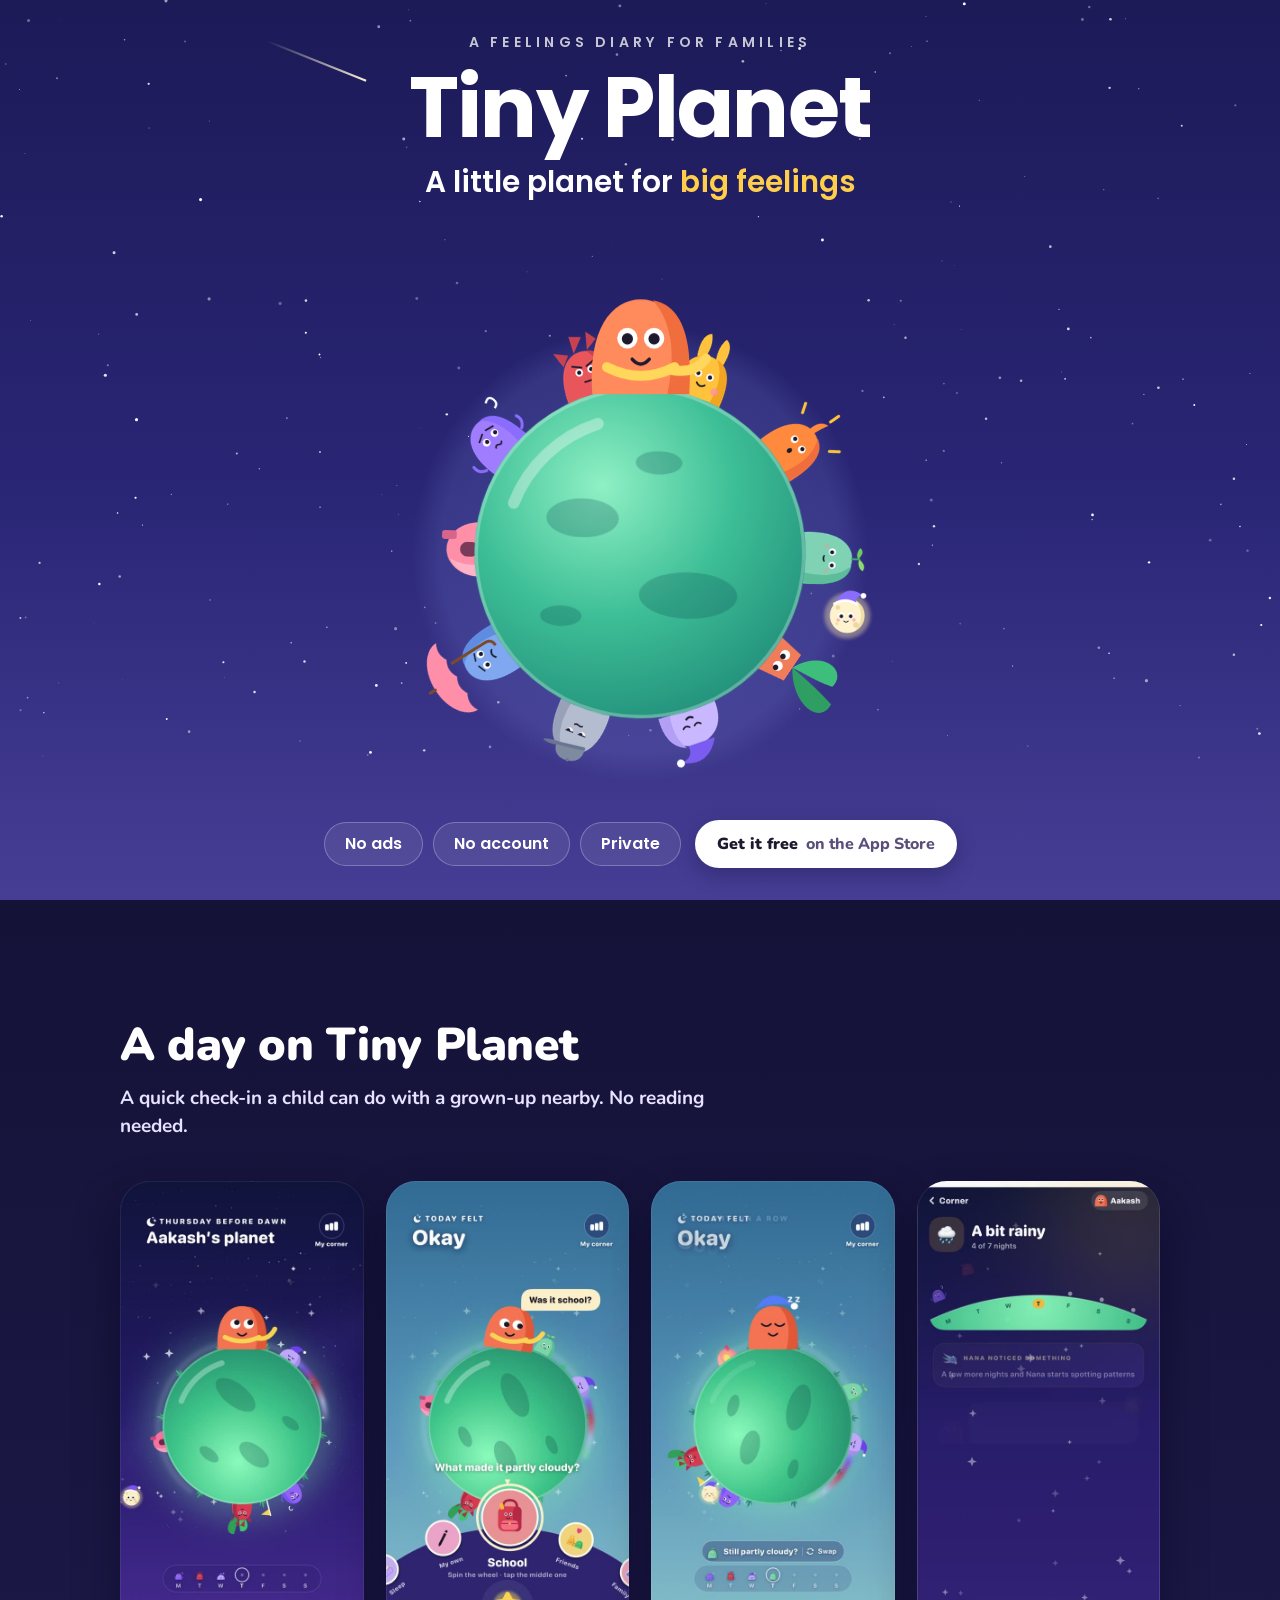
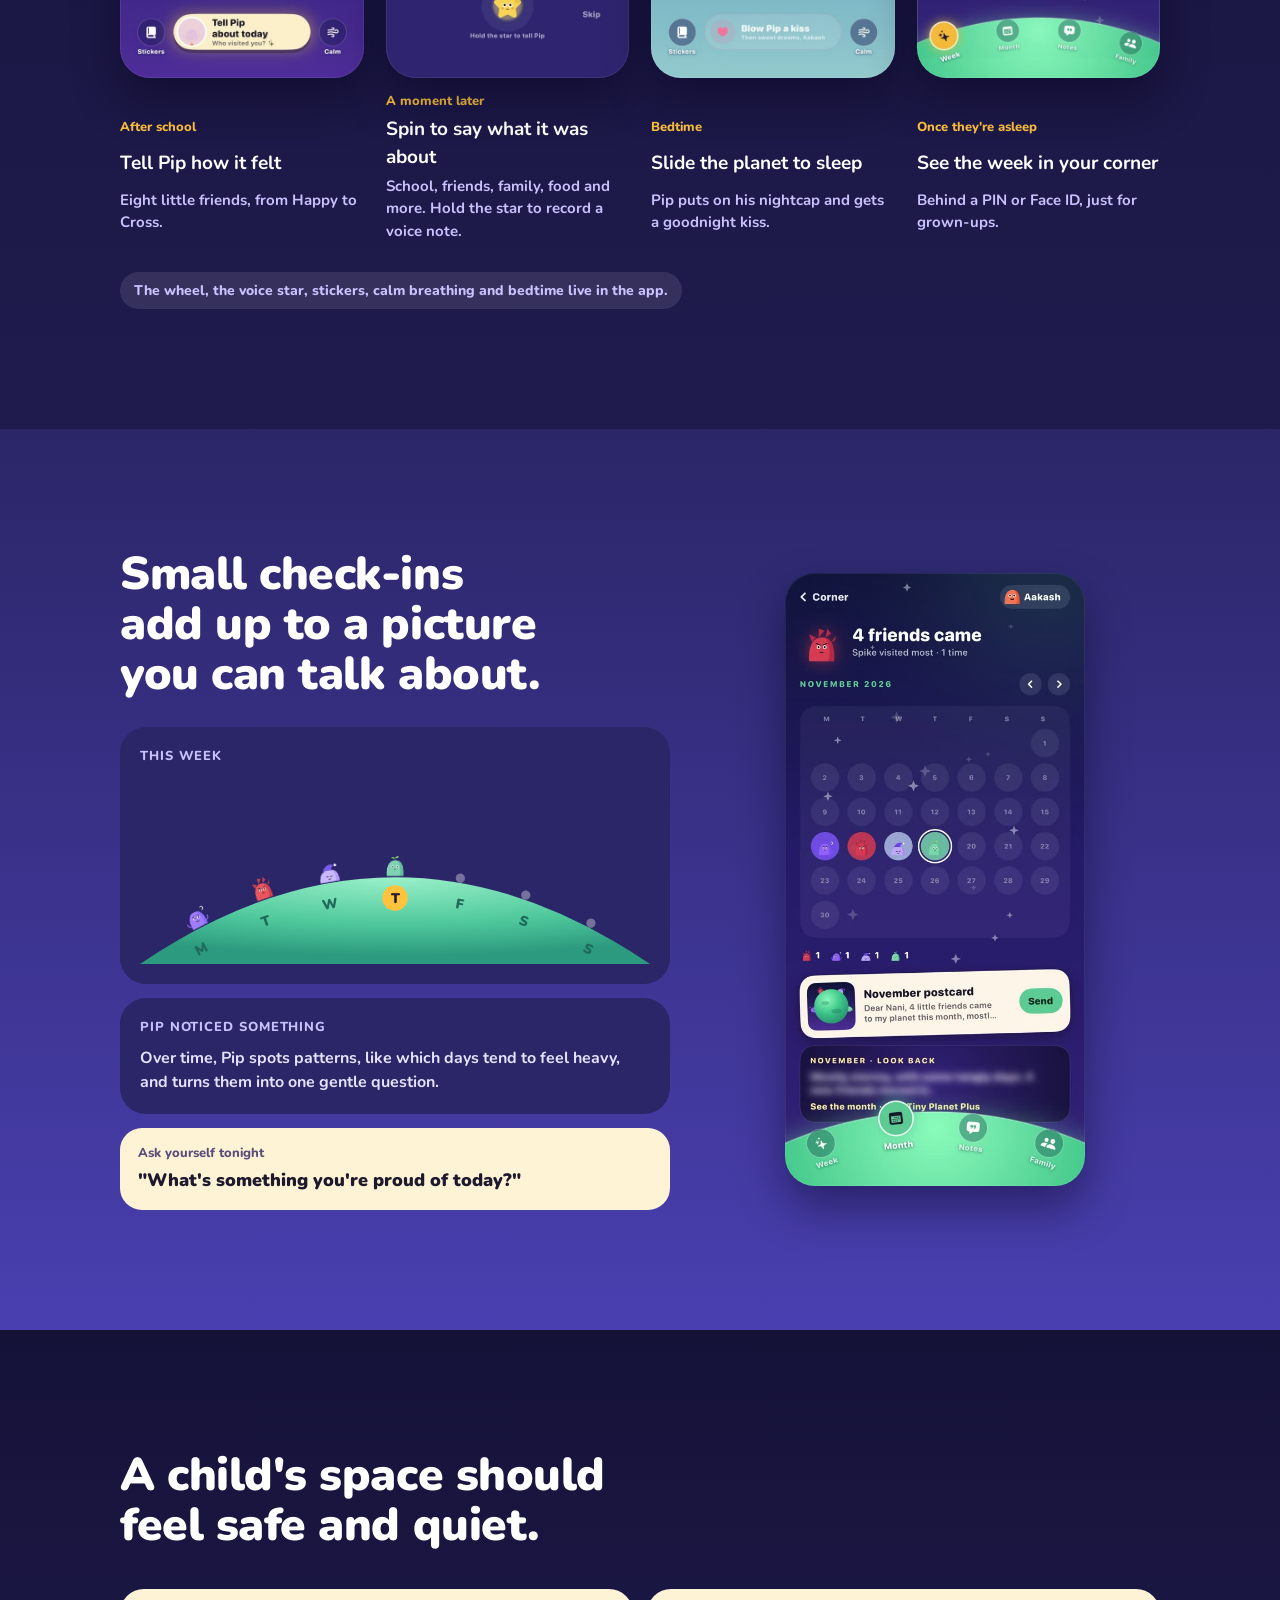
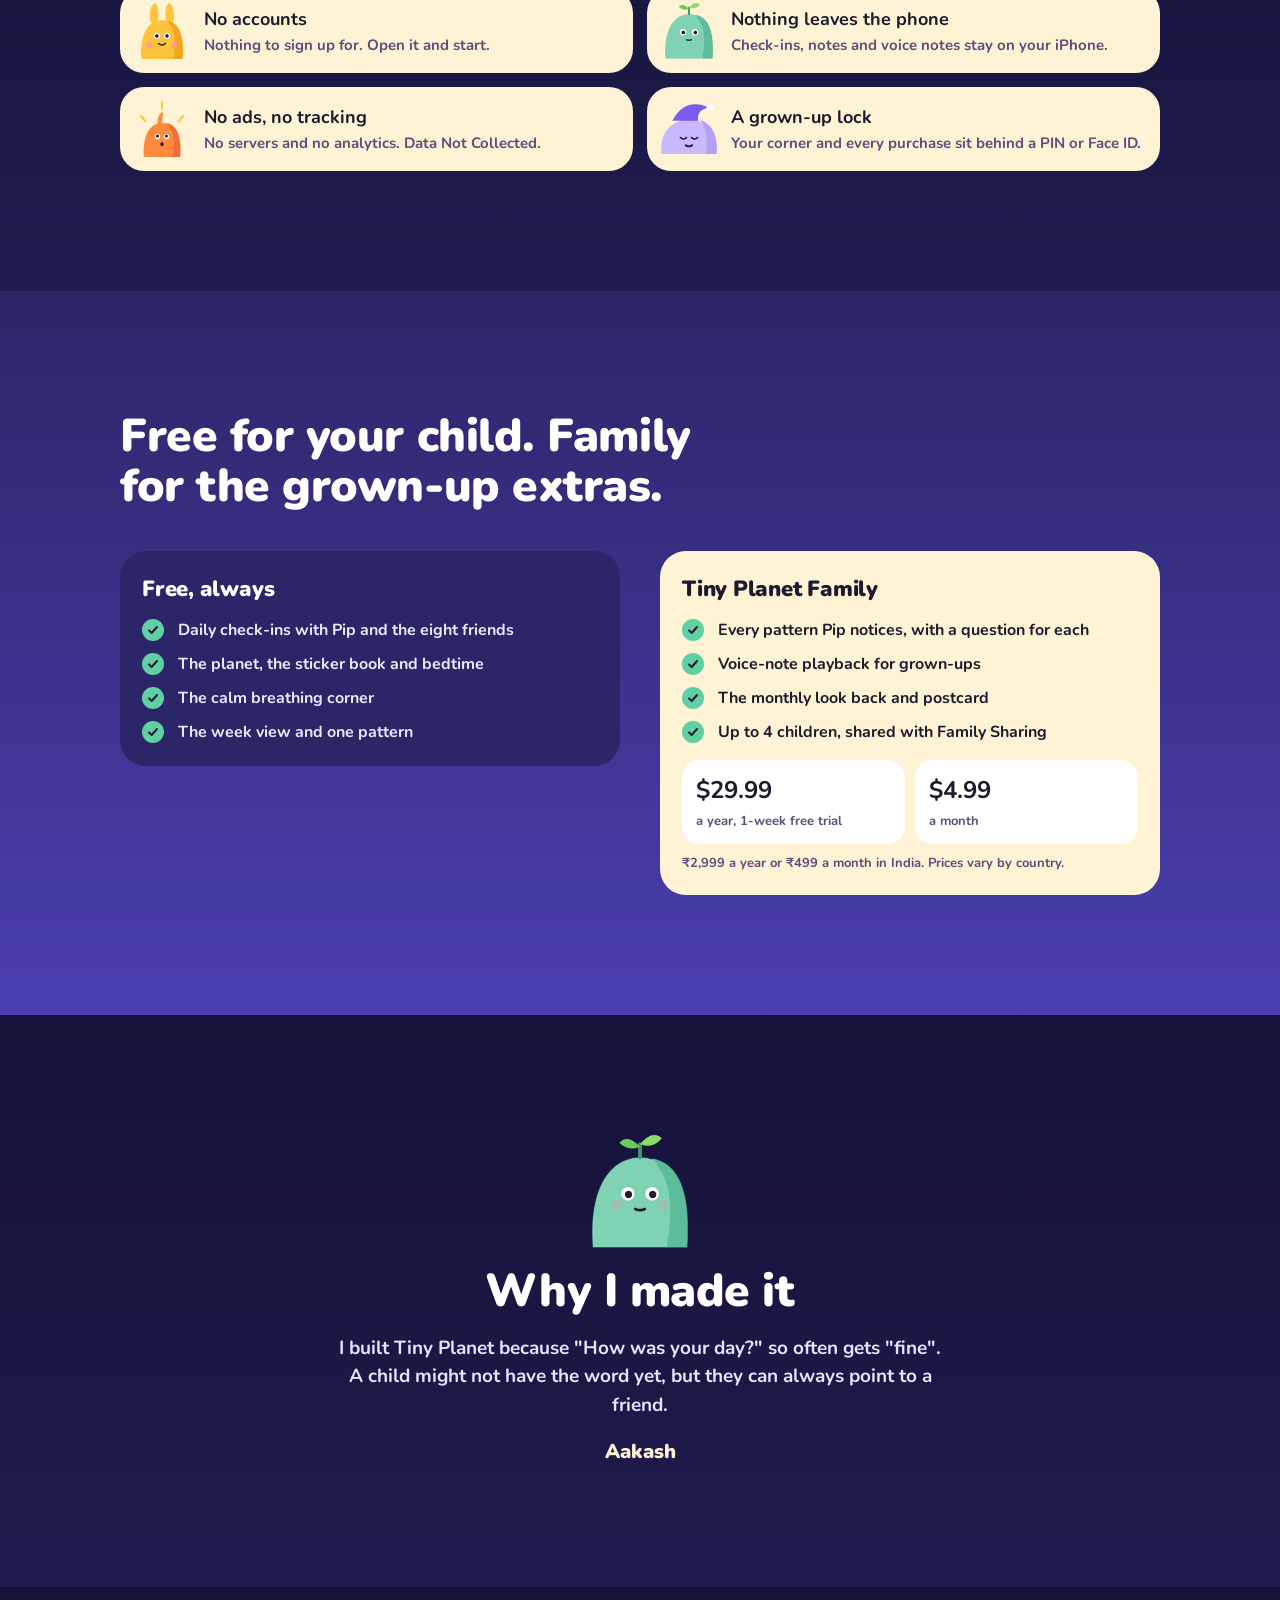
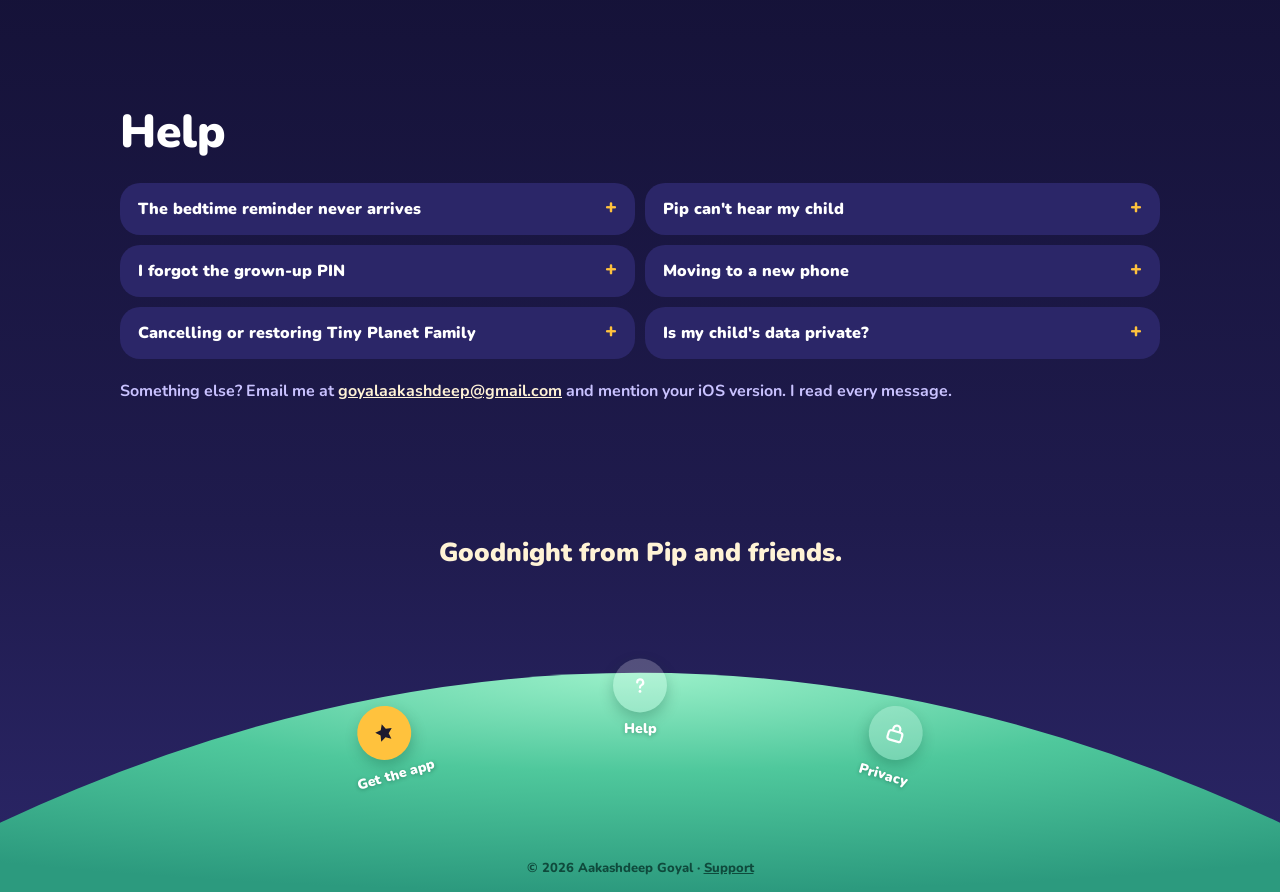
<file: index.html>
<!DOCTYPE html>
<html lang="en">
<head>
  <meta charset="utf-8">
  <meta name="viewport" content="width=device-width, initial-scale=1, viewport-fit=cover">
  <title>Tiny Planet: Kids Feelings</title>
  <meta name="description" content="Tiny Planet is a feelings diary for young children and the grown-ups who love them. Your child tells Pip how today felt. Free on the App Store for iPhone.">
  <meta property="og:title" content="Tiny Planet: Kids Feelings">
  <meta property="og:description" content="A little planet for big feelings. Free on the App Store for iPhone.">
  <meta property="og:image" content="https://goyalaakashdeep.github.io/tiny-planet/press/img/header.jpg">
  <meta name="theme-color" content="#241f5e">
  <meta name="apple-itunes-app" content="app-id=6836402595">
  <link rel="icon" href="assets/icon.png">
  <link rel="apple-touch-icon" href="assets/icon.png">
  <link rel="preconnect" href="https://fonts.googleapis.com">
  <link rel="preconnect" href="https://fonts.gstatic.com" crossorigin>
  <link href="https://fonts.googleapis.com/css2?family=Nunito:wght@600;700;800;900&family=Poppins:wght@500;600;700&display=swap" rel="stylesheet">
  <link rel="stylesheet" href="app/home.css?v=13">
</head>
<body>
  <script>document.documentElement.classList.add('js')</script>

  <header class="hero" id="top">
    <canvas id="sky" aria-hidden="true"></canvas>
    <div class="scene poster" id="scene">
      <div class="copy">
        <p class="eyebrow">A feelings diary for families</p>
        <h1 class="title">Tiny Planet</h1>
        <p class="tag">A little planet for <b>big feelings</b></p>
      </div>
      <div class="meta">
        <ul class="chips"><li>No ads</li><li>No account</li><li>Private</li></ul>
        <a class="store" href="https://apps.apple.com/app/id6836402595">Get it free <span>on the App Store</span></a>
      </div>
      <div class="stage" id="stage">
        <div class="world" id="world" aria-label="Pip's planet">
          <div class="halo" aria-hidden="true"></div>
          <img class="orbiter" id="orbiter" src="app/p/ch_luna_happy.png" alt="" aria-hidden="true">
          <div class="spinner" id="spinner" aria-hidden="true">
            <div class="globe"></div>
            <div class="spots"><i style="width:56px;height:30px;left:55px;top:87px"></i><i style="width:76px;height:36px;left:128px;top:142px"></i><i style="width:36px;height:18px;left:123px;top:49px"></i><i style="width:32px;height:16px;left:52px;top:170px"></i></div>
          </div>
          <svg class="rim" viewBox="0 0 360 760" aria-hidden="true"><circle cx="180" cy="384" r="126.5" fill="none" stroke="#fff" stroke-opacity=".28" stroke-width="2.5"/><path id="shine" fill="none" stroke="#fff" stroke-opacity=".35" stroke-width="9" stroke-linecap="round"/></svg>
          <svg class="pip" id="pip" viewBox="0 0 76 72.2" aria-hidden="true">
            <g id="pipInner">
              <path d="M0 72.2 C-3.8 22.8 15.2 0 38 0 C60.8 0 79.8 22.8 76 72.2 Z" fill="#FF8A5B"/>
              <path d="M47.5 0.76 C66.5 3.8 79.8 22.8 76 72.2 L58.9 72.2 C66.5 38 60.8 15.2 47.5 0.76 Z" fill="#F06E3E"/>
              <g id="eyesOpen"><circle cx="27.55" cy="29.64" r="7.98" fill="#fff"/><circle id="pupilL" cx="27.55" cy="29.64" r="4.39" fill="#1E1A2E"/><circle cx="48.45" cy="29.64" r="7.98" fill="#fff"/><circle id="pupilR" cx="48.45" cy="29.64" r="4.39" fill="#1E1A2E"/></g>
              <g id="eyesShut" stroke="#1E1A2E" stroke-width="2.66" fill="none" stroke-linecap="round" opacity="0"><path d="M20.37 29.64 Q27.55 36.82 34.73 29.64"/><path d="M41.27 29.64 Q48.45 36.82 55.63 29.64"/></g>
              <path id="mouth" d="M31.31 45.6 Q38 52.96 44.69 45.6" stroke="#1E1A2E" stroke-width="2.66" fill="none" stroke-linecap="round"/>
              <path d="M11.4 51.7 Q38 65 64.6 51.7" stroke="#FFD75A" stroke-width="7.6" fill="none" stroke-linecap="round"/>
              <path id="tail" d="M60.8 53.6 Q79.8 57.4 89.3 42" stroke="#FFD75A" stroke-width="7.6" fill="none" stroke-linecap="round"/>
            </g>
          </svg>
          <div class="pbubble" id="bubble" role="status" aria-live="polite"></div>
        </div>
      </div>
    </div>
  </header>

  <main>
    <section class="s night-bg" id="day">
      <div class="wrap">
        <div class="head rise">
          
          <h2>A day on Tiny Planet</h2>
          <p class="lead">A quick check-in a child can do with a grown-up nearby. No reading needed.</p>
        </div>
        <div class="day">
          <figure class="rise">
            <div class="phone"><div class="screen"><video src="press/media/feel.mp4" poster="press/media/feel.jpg" muted loop playsinline preload="none" aria-label="Picking a feeling"></video></div></div>
            <figcaption><span class="when">After school</span><b>Tell Pip how it felt</b><span>Eight little friends, from Happy to Cross.</span></figcaption>
          </figure>
          <figure class="rise">
            <div class="phone"><div class="screen"><video src="press/media/about.mp4" poster="press/media/about.jpg" muted loop playsinline preload="none" aria-label="Spinning the wheel"></video></div></div>
            <figcaption><span class="when">A moment later</span><b>Spin to say what it was about</b><span>School, friends, family, food and more. Hold the star to record a voice note.</span></figcaption>
          </figure>
          <figure class="rise">
            <div class="phone"><div class="screen"><video src="press/media/bedtime.mp4" poster="press/media/bedtime.jpg" muted loop playsinline preload="none" aria-label="Bedtime"></video></div></div>
            <figcaption><span class="when">Bedtime</span><b>Slide the planet to sleep</b><span>Pip puts on his nightcap and gets a goodnight kiss.</span></figcaption>
          </figure>
          <figure class="rise">
            <div class="phone"><div class="screen"><video src="press/media/grownups.mp4" poster="press/media/grownups.jpg" muted loop playsinline preload="none" aria-label="The grown-up corner"></video></div></div>
            <figcaption><span class="when">Once they're asleep</span><b>See the week in your corner</b><span>Behind a PIN or Face ID, just for grown-ups.</span></figcaption>
          </figure>
        </div>
        <p class="app-only">The wheel, the voice star, stickers, calm breathing and bedtime live in the app.</p>
      </div>
    </section>

    <section class="s dusk-bg" id="grown-ups">
      <div class="wrap corner">
        <div>
          <div class="head rise" style="margin-bottom:28px">
            
            <h2>Small check-ins add up to a picture you can talk about.</h2>
          </div>
          <div class="cards">
            <div class="card rise">
              <p class="kicker">This week</p>
              <svg class="weekarc" viewBox="0 -34 440 164" role="img" aria-label="This week: worried, cross, sleepy, and okay today"><defs><radialGradient id="wg" cx="50%" cy="0%" r="90%"><stop offset="0" stop-color="#9AF0C9"/><stop offset=".6" stop-color="#4FC89C"/><stop offset="1" stop-color="#2C9A7E"/></radialGradient></defs><path d="M0 130 Q220 -20 440 130 Z" fill="url(#wg)"/><g transform="translate(52.8 98.3) rotate(-27.4)"><image href="app/p/crs_worried_1.png" x="-26" y="-44" width="52" height="45"/></g><g transform="translate(52.8 116.3) rotate(-27.4)"><text y="4.5" text-anchor="middle" font-size="12" font-weight="900" fill="#1F6B5A">M</text></g><g transform="translate(108.5 74.3) rotate(-19.1)"><image href="app/p/crs_cross_1.png" x="-26" y="-44" width="52" height="45"/></g><g transform="translate(108.5 92.3) rotate(-19.1)"><text y="4.5" text-anchor="middle" font-size="12" font-weight="900" fill="#1F6B5A">T</text></g><g transform="translate(164.3 59.8) rotate(-9.8)"><image href="app/p/crs_sleepy_1.png" x="-26" y="-44" width="52" height="45"/></g><g transform="translate(164.3 77.8) rotate(-9.8)"><text y="4.5" text-anchor="middle" font-size="12" font-weight="900" fill="#1F6B5A">W</text></g><g transform="translate(220.0 55.0) rotate(0.0)"><image href="app/p/crs_okay_1.png" x="-26" y="-44" width="52" height="45"/></g><g transform="translate(220.0 73.0) rotate(0.0)"><circle r="11" fill="#FFC23D"/><text y="4.5" text-anchor="middle" font-size="12" font-weight="900" fill="#1E1A2E">T</text></g><g transform="translate(275.7 59.8) rotate(9.8)"><circle cy="-4" r="4" fill="#ffffff" opacity=".35"/></g><g transform="translate(275.7 77.8) rotate(9.8)"><text y="4.5" text-anchor="middle" font-size="12" font-weight="900" fill="#1F6B5A">F</text></g><g transform="translate(331.5 74.3) rotate(19.1)"><circle cy="-4" r="4" fill="#ffffff" opacity=".35"/></g><g transform="translate(331.5 92.3) rotate(19.1)"><text y="4.5" text-anchor="middle" font-size="12" font-weight="900" fill="#1F6B5A">S</text></g><g transform="translate(387.2 98.3) rotate(27.4)"><circle cy="-4" r="4" fill="#ffffff" opacity=".35"/></g><g transform="translate(387.2 116.3) rotate(27.4)"><text y="4.5" text-anchor="middle" font-size="12" font-weight="900" fill="#1F6B5A">S</text></g></svg>
            </div>
            <div class="card rise"><p class="kicker">Pip noticed something</p><p class="lead" style="font-size:16px">Over time, Pip spots patterns, like which days tend to feel heavy, and turns them into one gentle question.</p></div>
            <div class="ask rise"><small>Ask yourself tonight</small>"What's something you're proud of today?"</div>
          </div>
        </div>
        <div class="phone rise"><div class="screen"><video src="press/media/postcard.mp4" poster="press/media/postcard.jpg" muted loop playsinline preload="none" aria-label="The monthly postcard"></video></div></div>
      </div>
    </section>

    <section class="s night-bg" id="privacy">
      <div class="wrap">
        <div class="head rise"><h2>A child's space should feel safe and quiet.</h2></div>
        <ul class="promises">
          <li class="rise"><img src="app/f/happy.png" alt=""><div><b>No accounts</b><span>Nothing to sign up for. Open it and start.</span></div></li>
          <li class="rise"><img src="app/f/okay.png" alt=""><div><b>Nothing leaves the phone</b><span>Check-ins, notes and voice notes stay on your iPhone.</span></div></li>
          <li class="rise"><img src="app/f/excited.png" alt=""><div><b>No ads, no tracking</b><span>No servers and no analytics. Data Not Collected.</span></div></li>
          <li class="rise"><img src="app/f/sleepy.png" alt=""><div><b>A grown-up lock</b><span>Your corner and every purchase sit behind a PIN or Face ID.</span></div></li>
        </ul>
      </div>
    </section>

    <section class="s dusk-bg" id="family">
      <div class="wrap">
        <div class="head rise"><h2>Free for your child. Family for the grown-up extras.</h2></div>
        <div class="family">
          <div class="free rise">
            <h3>Free, always</h3>
            <ul class="ticks">
              <li>Daily check-ins with Pip and the eight friends</li>
              <li>The planet, the sticker book and bedtime</li>
              <li>The calm breathing corner</li>
              <li>The week view and one pattern</li>
            </ul>
          </div>
          <div class="plus rise">
            <h3>Tiny Planet Family</h3>
            <ul class="ticks">
              <li>Every pattern Pip notices, with a question for each</li>
              <li>Voice-note playback for grown-ups</li>
              <li>The monthly look back and postcard</li>
              <li>Up to 4 children, shared with Family Sharing</li>
            </ul>
            <div class="prices">
              <div class="price"><b>$29.99</b><span>a year, 1-week free trial</span></div>
              <div class="price"><b>$4.99</b><span>a month</span></div>
            </div>
            <p class="note">₹2,999 a year or ₹499 a month in India. Prices vary by country.</p>
          </div>
        </div>
      </div>
    </section>

    <section class="s night-bg" id="maker">
      <div class="wrap maker rise">
        <img src="app/f/okay.png" alt="">
        <h2>Why I made it</h2>
        <p>I built Tiny Planet because "How was your day?" so often gets "fine". A child might not have the word yet, but they can always point to a friend.</p>
        <p class="sig">Aakash</p>
      </div>
    </section>

    <section class="s night-bg" id="help">
      <div class="wrap">
        <h2>Help</h2>
        <div class="faq">
          <details><summary>The bedtime reminder never arrives</summary><p>Reminders are local notifications. Check Settings → Notifications → Tiny Planet, and that a Focus mode isn't silencing them. The reminder time is in Parents → Settings.</p></details>
          <details><summary>Pip can't hear my child</summary><p>Voice notes need the microphone. Turn it on in Settings → Privacy &amp; Security → Microphone → Tiny Planet.</p></details>
          <details><summary>I forgot the grown-up PIN</summary><p>Tap "Forgot PIN?" on the PIN screen, then confirm with your phone's passcode or Face ID to set a new one.</p></details>
          <details><summary>Moving to a new phone</summary><p>In Parents → Settings, "Save a copy" makes a backup file you keep. On the new phone, "Bring a copy back" restores it.</p></details>
          <details><summary>Cancelling or restoring Tiny Planet Family</summary><p>Subscriptions are handled by Apple. To cancel or change one, open Settings → your name → Subscriptions. If a purchase doesn't show up, use "Restore purchases" in Parents → Settings.</p></details>
          <details><summary>Is my child's data private?</summary><p>Yes. There's no account and no server, and everything stays on your iPhone. Read the <a href="privacy.html">privacy policy</a>.</p></details>
        </div>
        <p class="contact">Something else? Email me at <a href="mailto:goyalaakashdeep@gmail.com">goyalaakashdeep@gmail.com</a> and mention your iOS version. I read every message.</p>
      </div>
    </section>
  </main>

  <footer class="groundbar">
    <div class="wrap">
      <p class="bye">Goodnight from Pip and friends.</p>
    </div>
    <div class="arc">
      <svg class="soil" viewBox="0 0 1000 260" preserveAspectRatio="none" aria-hidden="true"><defs><radialGradient id="fg" cx="50%" cy="0%" r="100%"><stop offset="0" stop-color="#9AF0C9"/><stop offset=".45" stop-color="#4FC89C"/><stop offset="1" stop-color="#2C9A7E"/></radialGradient></defs><path d="M0 200 Q500 -60 1000 200 L1000 260 L0 260 Z" fill="url(#fg)"/></svg>
      <nav class="tabs" aria-label="Footer"><a class="tab on" href="https://apps.apple.com/app/id6836402595" style="left:22.0%;top:42.6%;--r:-16.2deg"><i><svg viewBox="0 0 24 24" aria-hidden="true"><path d="M12 3l2.6 5.5 6 .8-4.4 4.2 1.1 6L12 16.6 6.7 19.5l1.1-6L3.4 9.3l6-.8z" fill="#1E1A2E"/></svg></i><span>Get the app</span></a><a class="tab" href="#help" style="left:50.0%;top:26.9%;--r:0deg"><i><svg viewBox="0 0 24 24" aria-hidden="true"><path d="M9.2 9a3 3 0 1 1 4.3 2.7c-.9.5-1.5 1.1-1.5 2.1v.4" stroke="#fff" stroke-width="2.2" fill="none" stroke-linecap="round"/><circle cx="12" cy="18" r="1.4" fill="#fff"/></svg></i><span>Help</span></a><a class="tab" href="privacy.html" style="left:78.0%;top:42.6%;--r:16.2deg"><i><svg viewBox="0 0 24 24" aria-hidden="true"><rect x="5" y="10.5" width="14" height="9.5" rx="2.5" fill="none" stroke="#fff" stroke-width="2.2"/><path d="M8.5 10.5V8a3.5 3.5 0 0 1 7 0v2.5" stroke="#fff" stroke-width="2.2" fill="none"/></svg></i><span>Privacy</span></a></nav>
    </div>
    <p class="copy">© 2026 Aakashdeep Goyal · <a href="support.html">Support</a></p>
  </footer>

  <div class="dock" id="dock"><a class="pill" href="https://apps.apple.com/app/id6836402595"><span class="face"><img src="assets/icon.png" alt=""></span><span><b>Get Tiny Planet</b><small>Free on the App Store</small></span></a></div>

  <script src="app/home.js?v=13"></script>
</body>
</html>
</file>
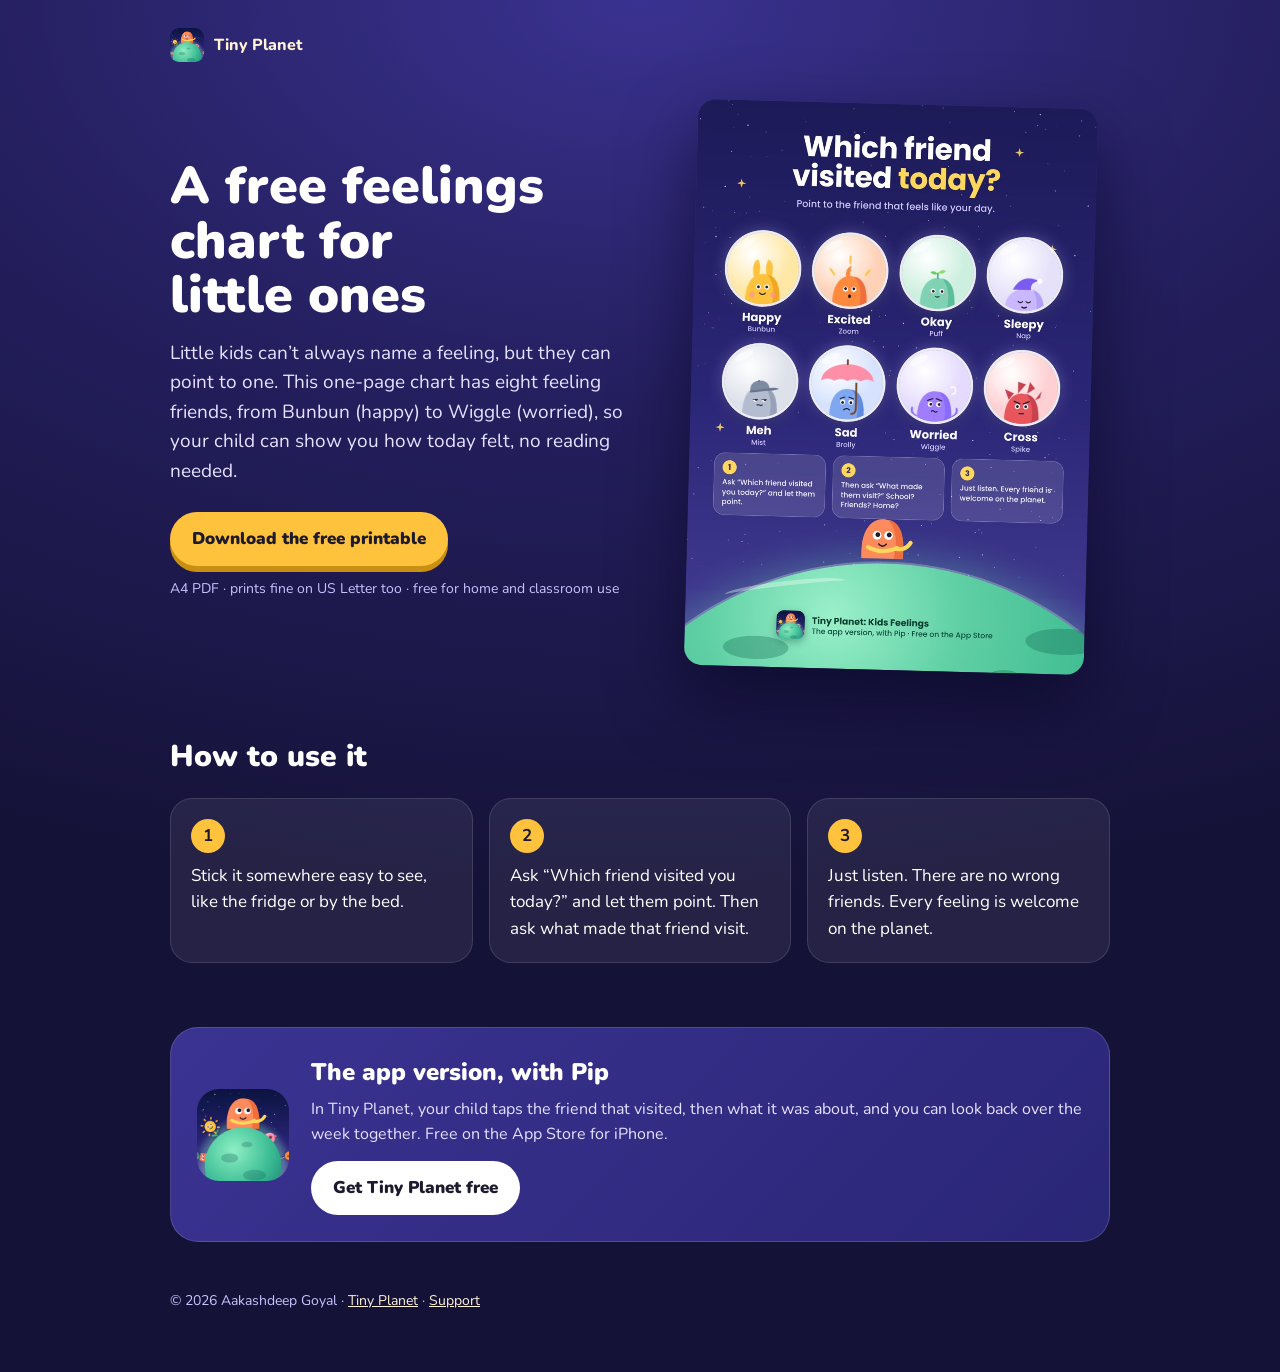
<file: feelings-chart.html>
<!DOCTYPE html>
<html lang="en">
<head>
  <meta charset="utf-8">
  <meta name="viewport" content="width=device-width, initial-scale=1, viewport-fit=cover">
  <title>Free printable feelings chart for kids · Tiny Planet</title>
  <meta name="description" content="A free printable feelings chart for toddlers and preschoolers. Eight friendly feeling characters kids can point to, plus three simple questions for grown-ups. Print it, stick it on the fridge.">
  <meta property="og:type" content="article">
  <meta property="og:title" content="Free printable feelings chart for little ones">
  <meta property="og:description" content="Eight feeling friends kids can point to, before they have the words. Free A4 printable from Tiny Planet.">
  <meta property="og:image" content="https://goyalaakashdeep.github.io/tiny-planet/feelings-chart-pin.jpg">
  <meta property="og:url" content="https://goyalaakashdeep.github.io/tiny-planet/feelings-chart.html">
  <meta property="og:site_name" content="Tiny Planet">
  <meta name="theme-color" content="#241f5e">
  <meta name="apple-itunes-app" content="app-id=6836402595">
  <link rel="icon" href="assets/icon.png">
  <link rel="preconnect" href="https://fonts.googleapis.com">
  <link rel="preconnect" href="https://fonts.gstatic.com" crossorigin>
  <link href="https://fonts.googleapis.com/css2?family=Nunito:wght@600;700;800;900&display=swap" rel="stylesheet">
  <style>
    :root { --deep: #151238; --night: #241f5e; --lav: #c9c2ff; --yellow: #ffc23d; --cream: #fff3d6; --ink: #1e1a2e; color-scheme: dark; }
    * { box-sizing: border-box; }
    html { background: var(--deep); }
    body { margin: 0; min-height: 100vh; font-family: "Nunito", ui-rounded, system-ui, sans-serif; color: #fff; line-height: 1.55;
      background: radial-gradient(120% 900px at 50% 0%, #3a3290 0%, var(--night) 45%, var(--deep) 100%) no-repeat, var(--deep); }
    a { color: var(--cream); }
    .wrap { max-width: 980px; margin: 0 auto; padding: 28px max(20px, env(safe-area-inset-left, 0px)) 60px max(20px, env(safe-area-inset-right, 0px)); }
    .home { display: inline-flex; align-items: center; gap: 10px; text-decoration: none; font-weight: 800; }
    .home img { width: 34px; height: 34px; border-radius: 9px; }
    .hero { display: grid; grid-template-columns: 1.05fr 1fr; gap: 44px; align-items: center; margin-top: 34px; }
    h1 { font-weight: 900; font-size: clamp(34px, 5vw, 52px); line-height: 1.05; margin: 0; text-wrap: balance; }
    .lead { font-size: 19px; color: #e6e1ff; margin: 16px 0 26px; max-width: 34em; }
    .btns { display: flex; flex-wrap: wrap; gap: 12px; }
    .btn { display: inline-flex; align-items: center; gap: 10px; padding: 14px 22px; border-radius: 999px; font-weight: 900; font-size: 17px; text-decoration: none; }
    .btn.dl { background: var(--yellow); color: var(--ink); box-shadow: 0 6px 0 #c98f12; }
    .btn.dl:active { transform: translateY(3px); box-shadow: 0 3px 0 #c98f12; }
    .note { font-size: 14px; color: var(--lav); margin-top: 12px; }
    .sheet { width: 100%; height: auto; max-width: 400px; justify-self: center; border-radius: 18px; box-shadow: 0 30px 70px rgba(5,3,30,.55); transform: rotate(1.5deg); }
    h2 { font-weight: 900; font-size: 30px; margin: 64px 0 18px; }
    .steps { display: grid; grid-template-columns: repeat(3, 1fr); gap: 16px; }
    .steps div { background: rgba(255,255,255,.07); border: 1.5px solid rgba(255,255,255,.12); border-radius: 22px; padding: 20px; font-size: 17px; }
    .steps b { display: grid; place-items: center; width: 34px; height: 34px; border-radius: 50%; background: var(--yellow); color: var(--ink); margin-bottom: 10px; }
    .app { display: flex; gap: 22px; align-items: center; margin-top: 64px; padding: 26px; border-radius: 28px; background: linear-gradient(135deg, #3b3392, #2a2676); border: 1.5px solid rgba(255,255,255,.14); }
    .app img { width: 92px; height: 92px; border-radius: 22px; flex: none; }
    .app h3 { margin: 0 0 6px; font-size: 24px; font-weight: 900; }
    .app p { margin: 0 0 14px; color: #e6e1ff; }
    .btn.store { background: #fff; color: var(--ink); }
    footer { margin-top: 48px; font-size: 14px; color: var(--lav); }
    @media (max-width: 760px) { .hero { grid-template-columns: 1fr; gap: 30px; } .steps { grid-template-columns: 1fr; } .app { flex-direction: column; text-align: center; } .sheet { transform: none; } }
  </style>
</head>
<body>
  <div class="wrap">
    <a class="home" href="./"><img src="assets/icon.png" alt="">Tiny Planet</a>
    <section class="hero">
      <div>
        <h1>A free feelings chart for little ones</h1>
        <p class="lead">Little kids can’t always name a feeling, but they can point to one. This one-page chart has eight feeling friends, from Bunbun (happy) to Wiggle (worried), so your child can show you how today felt, no reading needed.</p>
        <div class="btns"><a class="btn dl" href="feelings-chart.pdf" download>Download the free printable</a></div>
        <p class="note">A4 PDF · prints fine on US Letter too · free for home and classroom use</p>
      </div>
      <img class="sheet" src="feelings-chart.jpg" alt="Feelings chart with eight characters: Happy, Excited, Okay, Sleepy, Meh, Sad, Worried and Cross" width="794" height="1123">
    </section>

    <h2>How to use it</h2>
    <div class="steps">
      <div><b>1</b>Stick it somewhere easy to see, like the fridge or by the bed.</div>
      <div><b>2</b>Ask “Which friend visited you today?” and let them point. Then ask what made that friend visit.</div>
      <div><b>3</b>Just listen. There are no wrong friends. Every feeling is welcome on the planet.</div>
    </div>

    <div class="app">
      <img src="assets/icon.png" alt="">
      <div>
        <h3>The app version, with Pip</h3>
        <p>In Tiny Planet, your child taps the friend that visited, then what it was about, and you can look back over the week together. Free on the App Store for iPhone.</p>
        <a class="btn store" href="https://apps.apple.com/app/id6836402595">Get Tiny Planet free</a>
      </div>
    </div>
    <footer>© 2026 Aakashdeep Goyal · <a href="./">Tiny Planet</a> · <a href="support.html">Support</a></footer>
  </div>
</body>
</html>
</file>
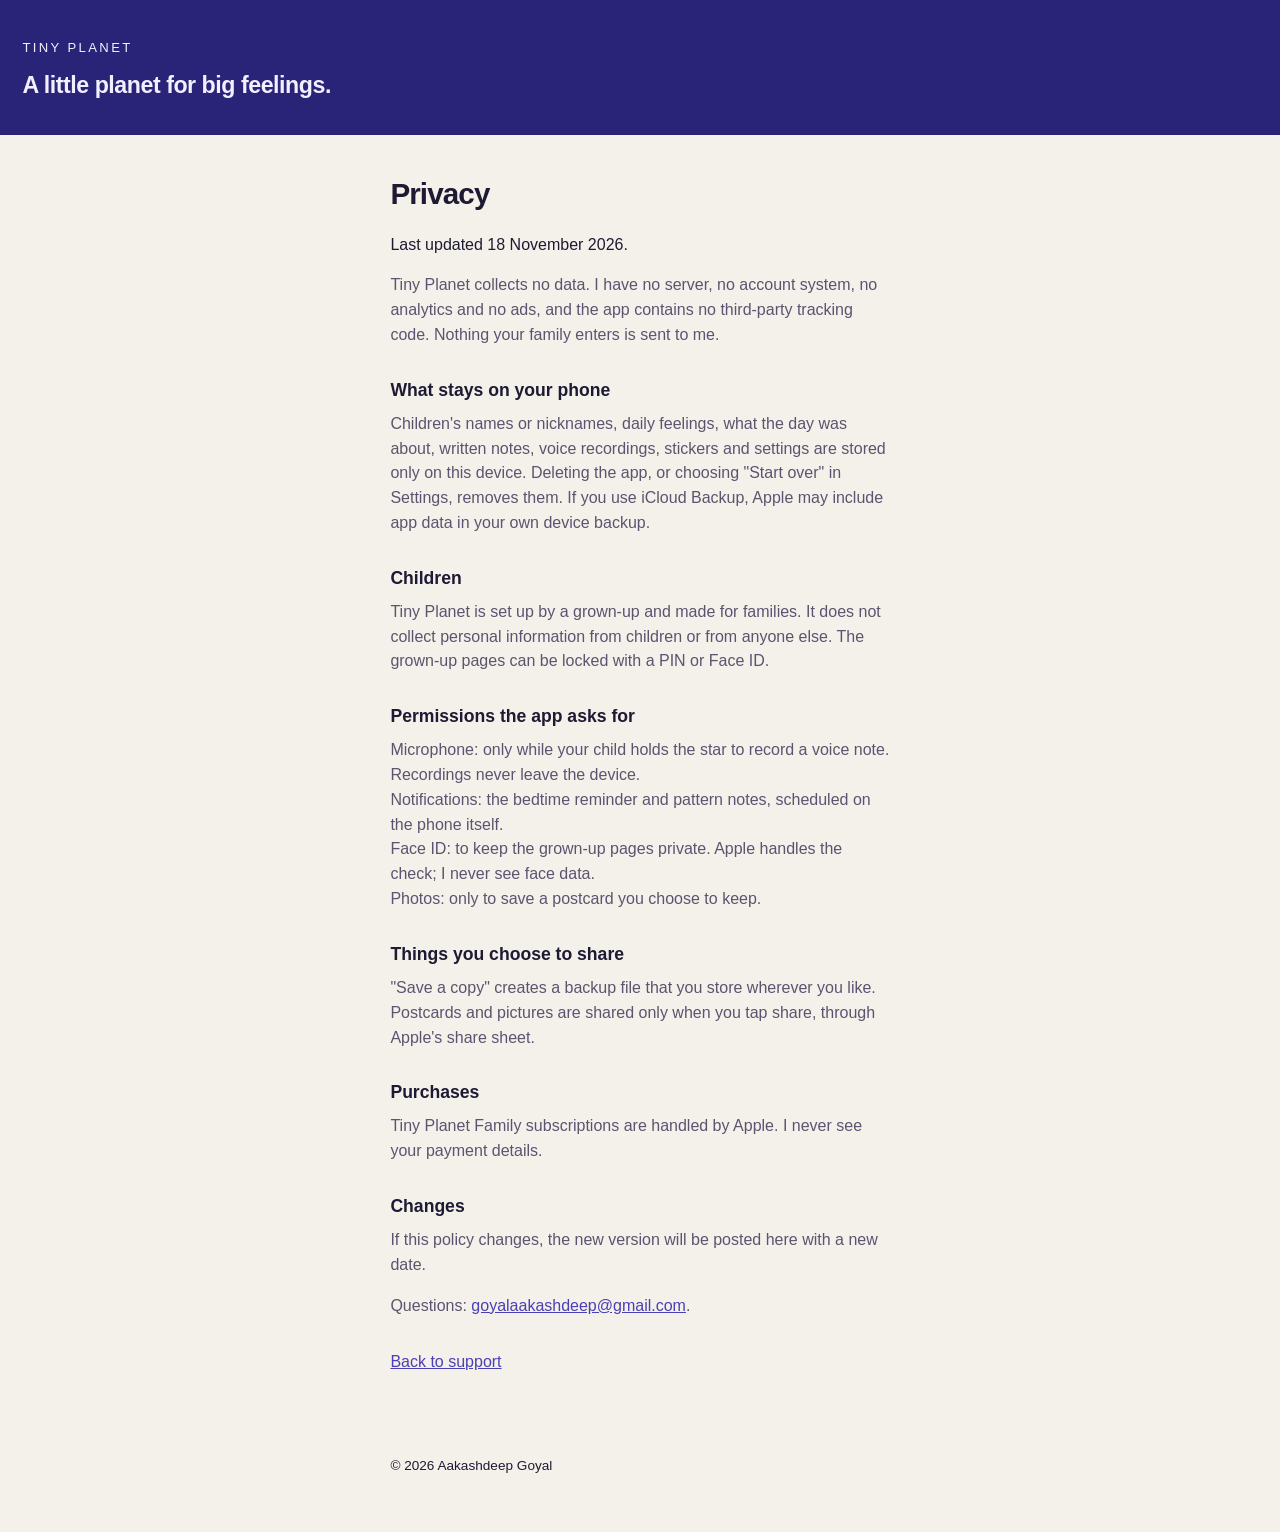
<file: privacy.html>
<!DOCTYPE html>
<html lang="en">
<head>
  <meta charset="utf-8">
  <meta name="viewport" content="width=device-width, initial-scale=1">
  <title>Tiny Planet — privacy</title>
  <meta name="description" content="Privacy policy for Tiny Planet: Kids Feelings.">
  <link rel="stylesheet" href="style.css">
</head>
<body>
  <header>
    <p class="wordmark"><a href="index.html">Tiny Planet</a></p>
    <p class="tag">A little planet for big feelings.</p>
  </header>

  <main>
    <h1>Privacy</h1>
    <p>Last updated 18 November 2026.</p>
    <p>
      Tiny Planet collects no data. I have no server, no account system, no analytics and no ads,
      and the app contains no third-party tracking code. Nothing your family enters is sent to me.
    </p>

    <h2>What stays on your phone</h2>
    <p>
      Children's names or nicknames, daily feelings, what the day was about, written notes,
      voice recordings, stickers and settings are stored only on this device.
      Deleting the app, or choosing "Start over" in Settings, removes them.
      If you use iCloud Backup, Apple may include app data in your own device backup.
    </p>

    <h2>Children</h2>
    <p>
      Tiny Planet is set up by a grown-up and made for families. It does not collect personal
      information from children or from anyone else. The grown-up pages can be locked with a PIN or Face ID.
    </p>

    <h2>Permissions the app asks for</h2>
    <p>
      Microphone: only while your child holds the star to record a voice note. Recordings never leave the device.<br>
      Notifications: the bedtime reminder and pattern notes, scheduled on the phone itself.<br>
      Face ID: to keep the grown-up pages private. Apple handles the check; I never see face data.<br>
      Photos: only to save a postcard you choose to keep.
    </p>

    <h2>Things you choose to share</h2>
    <p>
      "Save a copy" creates a backup file that you store wherever you like.
      Postcards and pictures are shared only when you tap share, through Apple's share sheet.
    </p>

    <h2>Purchases</h2>
    <p>
      Tiny Planet Family subscriptions are handled by Apple. I never see your payment details.
    </p>

    <h2>Changes</h2>
    <p>
      If this policy changes, the new version will be posted here with a new date.
    </p>

    <p>
      Questions: <a href="mailto:goyalaakashdeep@gmail.com">goyalaakashdeep@gmail.com</a>.
    </p>
    <p class="nav"><a href="index.html">Back to support</a></p>
  </main>

  <footer>
    <p>© 2026 Aakashdeep Goyal</p>
  </footer>
</body>
</html>
</file>
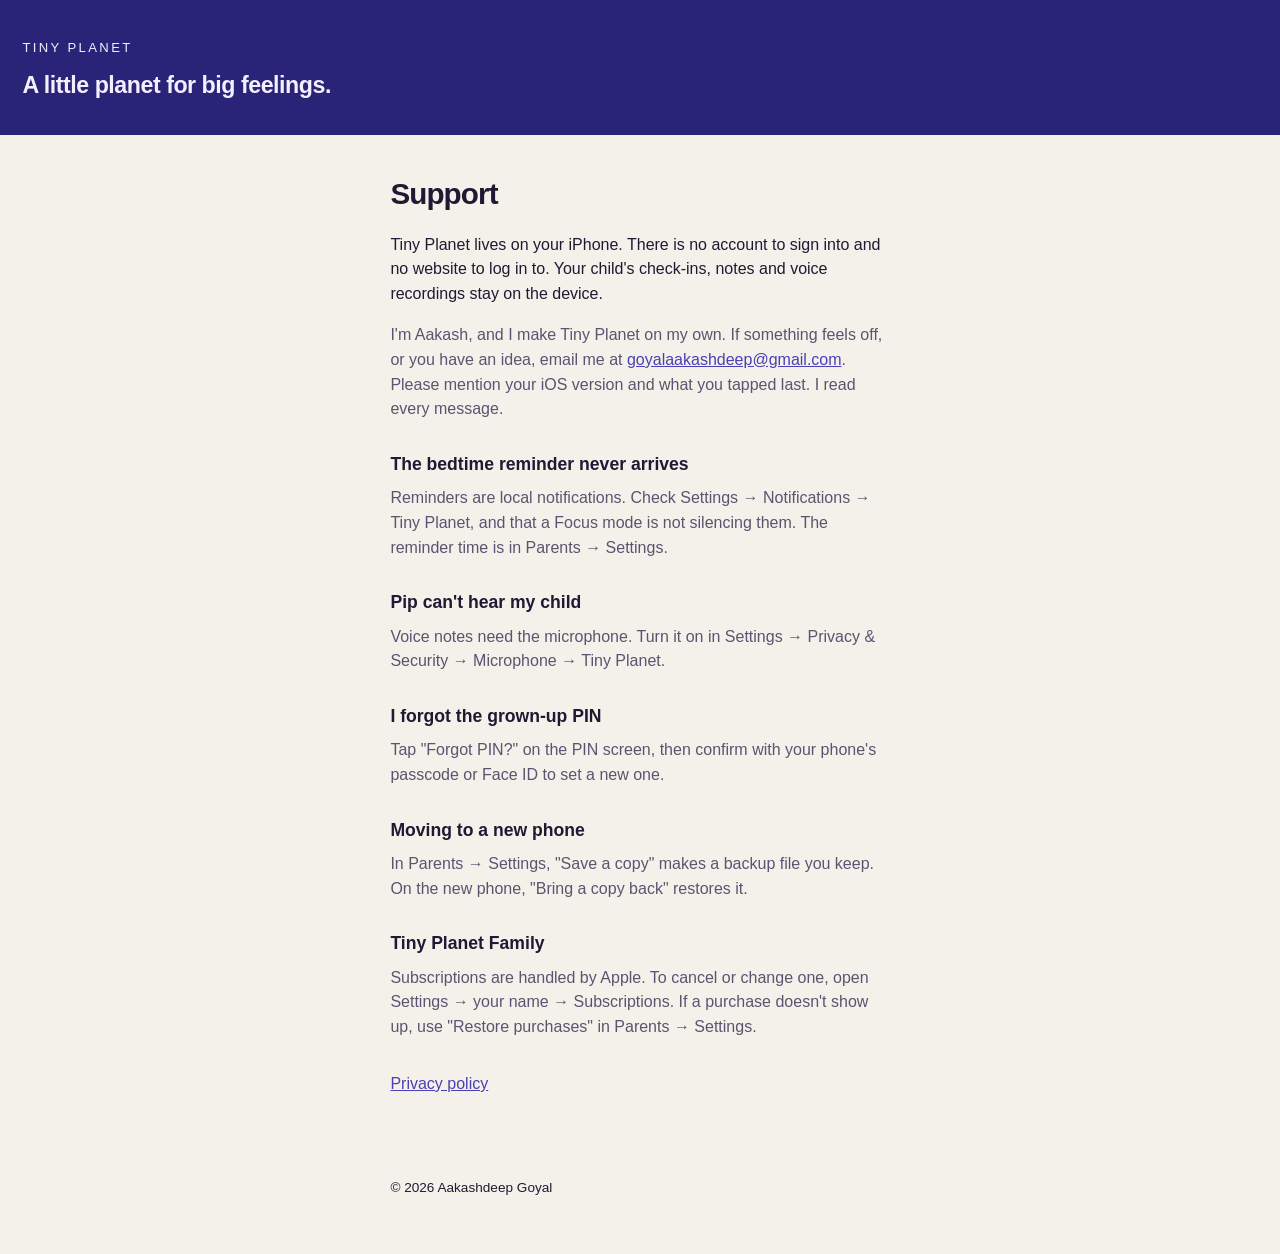
<file: support.html>
<!DOCTYPE html>
<html lang="en">
<head>
  <meta charset="utf-8">
  <meta name="viewport" content="width=device-width, initial-scale=1">
  <title>Tiny Planet — support</title>
  <meta name="description" content="Support and privacy for Tiny Planet: Kids Feelings, a feelings diary for families.">
  <link rel="stylesheet" href="style.css">
</head>
<body>
  <header>
    <p class="wordmark"><a href="./">Tiny Planet</a></p>
    <p class="tag">A little planet for big feelings.</p>
  </header>

  <main>
    <h1>Support</h1>
    <p>
      Tiny Planet lives on your iPhone. There is no account to sign into and no website to log in to.
      Your child's check-ins, notes and voice recordings stay on the device.
    </p>
    <p>
      I'm Aakash, and I make Tiny Planet on my own. If something feels off, or you have an idea,
      email me at <a href="mailto:goyalaakashdeep@gmail.com">goyalaakashdeep@gmail.com</a>.
      Please mention your iOS version and what you tapped last. I read every message.
    </p>

    <h2>The bedtime reminder never arrives</h2>
    <p>
      Reminders are local notifications. Check Settings → Notifications → Tiny Planet,
      and that a Focus mode is not silencing them. The reminder time is in Parents → Settings.
    </p>

    <h2>Pip can't hear my child</h2>
    <p>
      Voice notes need the microphone. Turn it on in Settings → Privacy &amp; Security → Microphone → Tiny Planet.
    </p>

    <h2>I forgot the grown-up PIN</h2>
    <p>
      Tap "Forgot PIN?" on the PIN screen, then confirm with your phone's passcode or Face ID to set a new one.
    </p>

    <h2>Moving to a new phone</h2>
    <p>
      In Parents → Settings, "Save a copy" makes a backup file you keep.
      On the new phone, "Bring a copy back" restores it.
    </p>

    <h2>Tiny Planet Family</h2>
    <p>
      Subscriptions are handled by Apple. To cancel or change one, open Settings → your name → Subscriptions.
      If a purchase doesn't show up, use "Restore purchases" in Parents → Settings.
    </p>

    <p class="nav"><a href="privacy.html">Privacy policy</a></p>
  </main>

  <footer>
    <p>© 2026 Aakashdeep Goyal</p>
  </footer>
</body>
</html>
</file>
<file: app/home.css>
@property --top { syntax: "<color>"; inherits: true; initial-value: #241f5e; }
@property --bottom { syntax: "<color>"; inherits: true; initial-value: #5b4fd0; }
@property --glow { syntax: "<color>"; inherits: true; initial-value: rgba(0,0,0,0); }

:root {
  --night: #1f1b4d;
  --deep: #151238;
  --panel: #2b2668;
  --panel-2: #353080;
  --lav: #c9c2ff;
  --yellow: #ffc23d;
  --cream: #fff3d6;
  --ink: #1e1a2e;
  --muted: #5a4f7a;
  --planet: #5fcfa4;
  --round: ui-rounded, "SF Pro Rounded", "Nunito", "Arial Rounded MT Bold", system-ui, sans-serif;
  color-scheme: dark;
}
* { box-sizing: border-box; -webkit-tap-highlight-color: transparent; }
html { scroll-behavior: smooth; }
body { margin: 0; font-family: var(--round); color: #fff; background: var(--deep); -webkit-font-smoothing: antialiased; line-height: 1.5; }
img, video { display: block; max-width: 100%; }
a { color: var(--cream); }
button { font: inherit; color: inherit; }
:focus-visible { outline: 3px solid var(--yellow); outline-offset: 3px; border-radius: 14px; }
.wrap { width: 100%; max-width: 1080px; margin: 0 auto; padding-left: max(20px, env(safe-area-inset-left, 0px)); padding-right: max(20px, env(safe-area-inset-right, 0px)); }
.kicker { font-weight: 800; font-size: 13px; letter-spacing: 0.07em; text-transform: uppercase; color: var(--lav); }
h1, h2, h3 { margin: 0; font-weight: 900; letter-spacing: -0.01em; text-wrap: balance; }
h2 { font-size: clamp(30px, 4.4vw, 46px); line-height: 1.08; }
p { margin: 0; }
.lead { color: #e6e2ff; font-weight: 700; font-size: clamp(17px, 1.6vw, 19px); }

/* app-style buttons */
.pill { display: inline-flex; align-items: center; gap: 12px; background: var(--cream); color: var(--ink); text-decoration: none; border: 0; border-radius: 26px; padding: 10px 20px 10px 10px; font-weight: 900; cursor: pointer; box-shadow: 0 10px 24px rgba(10,6,40,0.3); transition: transform .15s; }
.pill:active { transform: scale(0.97); }
.pill .face { width: 40px; height: 40px; border-radius: 50%; overflow: hidden; flex: none; }
.pill .face img { width: 100%; height: 100%; }
.pill b { display: block; font-size: 17px; line-height: 1.1; }
.pill small { display: block; font-weight: 700; color: var(--muted); font-size: 12px; margin-top: 2px; }
.ghost { background: rgba(255,255,255,0.14); color: #fff; border: 0; border-radius: 999px; padding: 11px 18px; font-weight: 800; cursor: pointer; text-decoration: none; display: inline-block; }

/* ---------------- hero: the planet ---------------- */
.hero {
  position: relative; min-height: 100svh; overflow: hidden;
  background: radial-gradient(70vmax 50vmax at 50% 60%, var(--glow), transparent 60%), linear-gradient(180deg, var(--top), var(--bottom));
  transition: --top 1.4s ease, --bottom 1.4s ease, --glow 1.2s ease;
}
#sky { position: absolute; inset: 0; width: 100%; height: 100%; pointer-events: none; }
.bar { position: relative; z-index: 3; display: flex; justify-content: space-between; align-items: flex-start; gap: 16px; padding-top: max(20px, env(safe-area-inset-top, 0px)); }
.brand { display: flex; gap: 12px; align-items: center; }
.brand img { width: 46px; height: 46px; border-radius: 12px; }
.brand h1 { font-size: clamp(24px, 3vw, 30px); line-height: 1; }
.brand p { font-weight: 800; color: var(--lav); font-size: 14px; margin-top: 3px; }
.store { display: inline-flex; align-items: center; gap: 8px; background: #fff; color: var(--ink); text-decoration: none; font-weight: 900; border-radius: 999px; padding: 10px 16px; font-size: 15px; white-space: nowrap; box-shadow: 0 8px 20px rgba(10,6,40,0.25); }
.store span { color: var(--muted); font-weight: 800; }

.scene { position: relative; z-index: 2; height: calc(100svh - 96px); min-height: 560px; }
.planet-wrap { position: absolute; left: 50%; top: 50%; width: min(56vw, 46vh, 470px); aspect-ratio: 1; transform: translate(-50%, -46%); }
.planet-wrap svg { width: 100%; height: 100%; overflow: visible; }
.friends { position: absolute; inset: -12%; }
.pick { position: absolute; width: 17%; aspect-ratio: 1; border: 0; padding: 0; background: none; cursor: pointer; transform: translate(-50%, -50%); transition: transform .5s cubic-bezier(.3,1.6,.5,1), opacity .4s, filter .3s; filter: drop-shadow(0 8px 12px rgba(10,6,40,0.35)); }
.pick img { width: 100%; height: 100%; object-fit: contain; pointer-events: none; }
.pick span { position: absolute; left: 50%; top: 100%; transform: translateX(-50%); font-weight: 900; font-size: 14px; white-space: nowrap; text-shadow: 0 1px 8px rgba(0,0,0,0.35); }
.pick:hover { transform: translate(-50%, -50%) scale(1.1); }
.friends.done .pick { opacity: 0; transform: translate(-50%, -50%) scale(0.5); pointer-events: none; }
.friends.done .pick.chosen { opacity: 1; transform: translate(-50%, -50%) scale(1.3); }
.bubble { position: absolute; z-index: 4; left: 50%; top: calc(50% - min(56vw, 46vh, 470px) * 0.46 - 70px); transform: translate(10%, -100%); max-width: min(72vw, 300px);
  background: var(--cream); color: var(--ink); font-weight: 900; font-size: 18px; line-height: 1.25; padding: 11px 15px; border-radius: 18px 18px 18px 5px; box-shadow: 0 10px 26px rgba(10,6,40,0.28); }
.bubble small { display: block; font-weight: 700; color: var(--muted); font-size: 14px; margin-top: 3px; }
.bubble.pop { animation: pop .45s cubic-bezier(.3,1.6,.5,1); }
@keyframes pop { from { transform: translate(10%, -100%) scale(0.85); } }
.hop #pipBody { animation: hop .6s cubic-bezier(.3,1.5,.5,1); }
@keyframes hop { 35% { transform: translateY(-22px); } }
#pipBody { transform-box: view-box; }

/* the hook, after one feeling */
.hook { position: absolute; z-index: 5; left: 50%; bottom: 26px; width: min(92vw, 520px); transform: translate(-50%, 30px); opacity: 0; pointer-events: none;
  background: var(--night); border-radius: 28px; padding: 18px; display: grid; grid-template-columns: 72px 1fr; gap: 14px; align-items: center; box-shadow: 0 20px 50px rgba(0,0,0,0.4); transition: opacity .45s, transform .6s cubic-bezier(.2,.9,.2,1); }
.hook.on { opacity: 1; transform: translate(-50%, 0); pointer-events: auto; }
.hook > img { width: 72px; height: 72px; object-fit: contain; }
.hook h3 { font-size: 19px; line-height: 1.2; }
.hook p { color: var(--lav); font-weight: 700; font-size: 14px; margin-top: 4px; }
.hook .acts { grid-column: 1 / -1; display: flex; flex-wrap: wrap; gap: 10px; align-items: center; }
.hint { position: absolute; z-index: 3; left: 0; right: 0; bottom: 24px; text-align: center; font-weight: 800; color: var(--lav); transition: opacity .3s; }
.hint.off { opacity: 0; }
.scroll-cue { display: block; width: 26px; height: 26px; margin: 8px auto 0; opacity: 0.7; }

/* ---------------- sections, drawn like app screens ---------------- */
section.s { position: relative; padding-block: clamp(70px, 10vw, 120px); }
.s .head { max-width: 640px; display: grid; gap: 14px; margin-bottom: 40px; }
.night-bg { background: linear-gradient(180deg, var(--deep), var(--night)); }
.dusk-bg { background: linear-gradient(180deg, #2b2668, #4a3fb0); }
.ground { position: relative; overflow: hidden; }
.ground::after { content: ""; position: absolute; left: 50%; bottom: -1180px; width: 2600px; height: 1300px; transform: translateX(-50%); border-radius: 50%; background: radial-gradient(circle at 50% 10%, #7fe0b9, #3fa786 60%); pointer-events: none; }
.ground > .wrap { position: relative; z-index: 1; }

/* a day: phones in a row */
.day { display: grid; grid-template-columns: repeat(4, 1fr); gap: 22px; }
.day figure { margin: 0; display: grid; gap: 14px; }
.phone { border-radius: 34px; padding: 7px; background: #0e0c26; box-shadow: 0 24px 50px rgba(5, 3, 25, 0.45), inset 0 0 0 1.5px rgba(255,255,255,0.08); }
.screen { border-radius: 28px; overflow: hidden; aspect-ratio: 540 / 1104; background: var(--panel); position: relative; }
.screen video, .screen img { width: 100%; height: 100%; object-fit: cover; }
.day figcaption { display: grid; gap: 3px; }
.day figcaption b { font-size: 19px; }
.day figcaption span { color: var(--lav); font-weight: 700; font-size: 15px; }
.day .when { font-size: 13px; font-weight: 800; color: var(--yellow); }
.app-only { display: inline-flex; gap: 8px; align-items: center; margin-top: 30px; background: rgba(255,255,255,0.1); border-radius: 999px; padding: 8px 14px; font-weight: 800; color: var(--lav); font-size: 14px; }

/* grown-ups */
.corner { display: grid; grid-template-columns: 1.1fr 0.9fr; gap: 40px; align-items: center; }
.cards { display: grid; gap: 14px; }
.card { background: var(--panel); border-radius: 26px; padding: 20px; }
.card .kicker { margin-bottom: 8px; }
.week { display: grid; grid-template-columns: repeat(7, 1fr); gap: 8px; text-align: center; }
.week div { display: grid; justify-items: center; gap: 6px; font-weight: 800; font-size: 13px; color: var(--lav); }
.week i { width: 44px; height: 44px; border-radius: 50%; background: rgba(255,255,255,0.08); display: grid; place-items: center; }
.week i img { width: 34px; height: 34px; object-fit: contain; }
.week .today { color: var(--cream); }
.week .today i { box-shadow: 0 0 0 2px var(--cream); }
.ask { background: var(--cream); color: var(--ink); border-radius: 22px; padding: 16px 18px; font-weight: 900; font-size: 18px; }
.ask small { display: block; color: var(--muted); font-weight: 800; font-size: 13px; margin-bottom: 4px; }
.corner .phone { max-width: 300px; justify-self: center; }

/* promises */
.promises { list-style: none; padding: 0; margin: 0; display: grid; grid-template-columns: repeat(2, 1fr); gap: 14px; }
.promises li { display: grid; grid-template-columns: 56px 1fr; gap: 14px; align-items: center; background: var(--cream); color: var(--ink); border-radius: 24px; padding: 14px 18px 14px 14px; }
.promises img { width: 56px; height: 56px; object-fit: contain; }
.promises b { display: block; font-size: 18px; }
.promises span { color: var(--muted); font-weight: 700; font-size: 15px; }

/* family */
.family { display: grid; grid-template-columns: 1fr 1fr; gap: 40px; align-items: start; }
.free { background: var(--panel); border-radius: 26px; padding: 22px; }
.free h3, .plus h3 { font-size: 22px; margin-bottom: 12px; }
.ticks { list-style: none; padding: 0; margin: 0; display: grid; gap: 10px; }
.ticks li { display: grid; grid-template-columns: 26px 1fr; gap: 10px; font-weight: 700; color: #ece9ff; }
.ticks li::before { content: ""; width: 22px; height: 22px; border-radius: 50%; background: var(--planet) url("data:image/svg+xml,%3Csvg xmlns='http://www.w3.org/2000/svg' viewBox='0 0 24 24'%3E%3Cpath d='M6 12.5l4 4 8-9' stroke='%231e1a2e' stroke-width='3' fill='none' stroke-linecap='round' stroke-linejoin='round'/%3E%3C/svg%3E") center/16px no-repeat; margin-top: 1px; }
.plus { background: var(--cream); color: var(--ink); border-radius: 26px; padding: 22px; }
.plus .ticks li { color: var(--ink); }
.prices { display: grid; grid-template-columns: 1fr 1fr; gap: 10px; margin: 16px 0 10px; }
.price { background: #fff; border-radius: 18px; padding: 12px 14px; }
.price b { display: block; font-size: 24px; }
.price span { color: var(--muted); font-weight: 700; font-size: 13px; }
.plus .note { color: var(--muted); font-weight: 700; font-size: 13px; }

/* maker */
.maker { max-width: 660px; margin: 0 auto; text-align: center; display: grid; gap: 18px; justify-items: center; }
.maker img { width: 96px; }
.maker p { color: #e6e2ff; font-weight: 700; font-size: 19px; }
.maker .sig { color: var(--cream); font-weight: 900; font-size: 20px; }

/* press + help */
.press { display: flex; flex-wrap: wrap; gap: 20px; justify-content: space-between; align-items: center; background: var(--panel); border-radius: 28px; padding: 26px; }
.press p { color: var(--lav); font-weight: 700; margin-top: 6px; }
.faq { display: grid; grid-template-columns: 1fr 1fr; gap: 10px; margin-top: 26px; }
.faq details { background: var(--panel); border-radius: 20px; padding: 14px 18px; }
.faq summary { cursor: pointer; font-weight: 900; list-style: none; display: flex; justify-content: space-between; gap: 10px; }
.faq summary::-webkit-details-marker { display: none; }
.faq summary::after { content: "+"; color: var(--yellow); font-size: 20px; line-height: 1; }
.faq details[open] summary::after { content: "–"; }
.faq details p { margin-top: 8px; color: #e6e2ff; font-weight: 600; }
.contact { margin-top: 20px; color: var(--lav); font-weight: 700; }
footer { padding-block: 30px calc(110px + env(safe-area-inset-bottom, 0px)); color: var(--lav); font-weight: 700; font-size: 14px; }
footer .wrap { display: flex; flex-wrap: wrap; justify-content: space-between; gap: 12px; }
footer nav { display: flex; gap: 18px; }

/* the app button that follows you */
.dock { position: fixed; z-index: 30; left: 50%; bottom: max(16px, env(safe-area-inset-bottom, 0px)); transform: translate(-50%, 140%); transition: transform .5s cubic-bezier(.2,.9,.2,1); }
.dock.on { transform: translate(-50%, 0); }

/* entrance */
.js .rise { opacity: 0; transform: translateY(26px); transition: opacity .8s, transform 1s cubic-bezier(.2,.8,.2,1); }
.js .rise.in { opacity: 1; transform: none; }

@media (max-width: 900px) {
  .day { grid-template-columns: repeat(4, 72%); overflow-x: auto; scroll-snap-type: x mandatory; padding-bottom: 10px; margin-inline: -20px; padding-inline: 20px; scrollbar-width: none; }
  .day figure { scroll-snap-align: center; }
  .corner, .family { grid-template-columns: 1fr; }
  .promises, .faq { grid-template-columns: 1fr; }
  .planet-wrap { width: min(64vw, 40vh, 420px); }
  .bubble { left: auto; right: 16px; transform: translateY(-100%); top: calc(50% - min(64vw, 40vh, 420px) * 0.46 - 64px); }
  @keyframes pop { from { transform: translateY(-100%) scale(0.85); } }
  .store span { display: none; }
}
@media (max-width: 520px) { .pick span { font-size: 12px; } .brand p { display: none; } }
@media (prefers-reduced-motion: reduce) {
  *, *::before, *::after { animation-duration: .01ms !important; transition-duration: .01ms !important; }
  .js .rise { opacity: 1; transform: none; }
}
html, body { overflow-x: clip; }
.ground { padding-bottom: clamp(150px, 16vw, 200px) !important; } .ground::after { bottom: -1215px; }

/* friends standing on the planet */
.friends { inset: 0 !important; }
.pick { width: 15%; transform: translate(-50%, -88%) rotate(var(--r)); transform-origin: 50% 88%; filter: drop-shadow(0 6px 8px rgba(10,6,40,0.3)); }
.pick img { transform-origin: 50% 96%; }
.pick:hover { transform: translate(-50%, -88%) rotate(var(--r)) scale(1.1); }
.friends.done .pick { opacity: 0.55; transform: translate(-50%, -88%) rotate(var(--r)) scale(0.92); pointer-events: none; filter: saturate(0.6) drop-shadow(0 6px 8px rgba(10,6,40,0.3)); }
.friends.done .pick.chosen { opacity: 1; transform: translate(-50%, -88%) rotate(var(--r)) scale(1.28); filter: drop-shadow(0 0 18px rgba(255,255,255,0.45)); }
.friends .name { position: absolute; transform: translate(-50%, -50%); font-weight: 900; font-size: 14px; white-space: nowrap; text-shadow: 0 1px 8px rgba(0,0,0,0.4); pointer-events: none; transition: opacity .4s; }
.friends.done .name { opacity: 0; }
.friends.done .name.chosen { opacity: 1; }
.pick span { display: none; }
@media (max-width: 520px) { .friends .name { font-size: 12px; } }
.pick { width: 17.5%; transform: translate(-50%, -93%) rotate(var(--r)); transform-origin: 50% 93%; }
.pick:hover { transform: translate(-50%, -93%) rotate(var(--r)) scale(1.1); }
.friends.done .pick { transform: translate(-50%, -93%) rotate(var(--r)) scale(0.92); }
.friends.done .pick.chosen { transform: translate(-50%, -93%) rotate(var(--r)) scale(1.28); }

/* ================= the planet, drawn exactly like the app (360 × 760 app points, scaled) ================= */
.planet-wrap, .friends, .bubble:not(.pbubble) { display: none; }
.scene { position: relative; }
.apptitle { position: absolute; z-index: 4; left: max(20px, calc(50% - 520px)); top: 8px; }
.apptitle .kicker { color: #fff; opacity: .9; }
.apptitle .big { font-weight: 900; font-size: clamp(32px, 4.6vh, 44px); line-height: 1.05; margin-top: 2px; text-shadow: 0 2px 12px rgba(20,14,60,.25); }
.world { position: absolute; left: 0; top: 0; width: 360px; height: 760px; transform-origin: 0 0; }
.spinner { position: absolute; left: 52px; top: 256px; width: 256px; height: 256px; }
.spinner > * { position: absolute; }
.globe { inset: 0; border-radius: 50%; background: radial-gradient(circle 204.8px at 38% 30%, #8FF0C4 0px, #3DBE96 102.4px, #1F8A78 204.8px); }
.spots { inset: 0; }
.spots i { position: absolute; border-radius: 50%; background: #0A4A50; opacity: .25; }
.tuft, .planted { left: 50%; top: 50%; }
.tuft { width: 20px; height: 17px; margin: -8.5px 0 0 -10px; }
.planted { transform-origin: 50% 50%; }
.planted img { width: 100%; height: 100%; display: block; transform-origin: 50% 96%; }
.planted.fresh img { animation: grow .7s cubic-bezier(.3,1.5,.5,1) both; }
@keyframes grow { from { transform: scale(.2, .01); } }
.planted.jig img { animation: jig .5s cubic-bezier(.3,1.6,.5,1); }
@keyframes jig { 30% { transform: scale(.88, 1.16) rotate(10deg); } }
.orbiter { position: absolute; width: 48px; height: 48px; left: 0; top: 0; }
.pip { position: absolute; left: 142px; top: 189.9px; width: 76px; height: 72.2px; overflow: visible; }
#pipInner { transform-box: view-box; transform-origin: 38px 72.2px; }
.moons { position: absolute; inset: 0; pointer-events: none; }
.moon { position: absolute; width: 56px; margin-left: -28px; border: 0; padding: 0; background: none; cursor: pointer; pointer-events: auto; display: grid; justify-items: center; gap: 2px;
  transform: scale(.1); opacity: 0; transition: transform .5s cubic-bezier(.3,1.6,.5,1), opacity .35s; }
.moons.on .moon { transform: scale(1); opacity: 1; }
.moon .disc { width: 48px; height: 48px; border-radius: 50%; display: grid; place-items: center; }
.moon .disc img { width: 41px; height: 41px; }
.moon span { color: #fff; font-weight: 900; font-size: 9.5px; line-height: 1.2; }
.moon:active .disc { transform: scale(.9); }
.moon:focus-visible { outline: 2px solid var(--yellow); outline-offset: 2px; border-radius: 12px; }
.pbubble { position: absolute; left: 206px; top: 196px; transform: translateY(-100%); width: max-content; max-width: 150px; background: #fff; color: var(--ink);
  font-weight: 900; font-size: 13px; line-height: 1.25; padding: 8px 11px; border-radius: 14px 14px 14px 4px; box-shadow: 0 6px 16px rgba(10,6,40,.25); opacity: 0; transition: opacity .3s; }
.pbubble.on { opacity: 1; }
.pbubble small { display: block; color: var(--muted); font-weight: 800; font-size: 11px; margin-top: 2px; }
@media (max-width: 520px) { .apptitle { top: 0; } }

/* ---------- calmer clips: no bezels, just the screen ---------- */
.phone { padding: 0 !important; background: none !important; box-shadow: none !important; border-radius: 0; }
.screen { border-radius: 30px; box-shadow: 0 22px 46px rgba(5, 3, 25, 0.42); outline: 1px solid rgba(255,255,255,0.07); outline-offset: -1px; }
.ground::after { display: none; }

/* ---------- the week on a little curved planet ---------- */
.weekarc { width: 100%; height: auto; display: block; margin-top: 4px; overflow: visible; font-family: var(--round); }

/* ---------- the footer is the planet's ground, with the app's round tab buttons ---------- */
.groundbar { position: relative; padding: 70px 0 0; background: linear-gradient(180deg, var(--night), #2b2668); overflow: hidden; color: #fff; }
.groundbar .bye { text-align: center; font-weight: 900; font-size: clamp(20px, 2.4vw, 26px); color: var(--cream); }
.groundbar .arc { position: relative; height: clamp(200px, 22vw, 260px); margin-top: 36px; }
.groundbar .arc::before { content: ""; position: absolute; left: 50%; top: 0; width: max(1000px, 120vw); height: 900px; transform: translateX(-50%); border-radius: 50% 50% 0 0 / 22% 22% 0 0;
  background: radial-gradient(ellipse at 50% 0%, #9AF0C9 0%, #4FC89C 30%, #2C9A7E 70%); }
.groundbar .tabs { position: absolute; left: 50%; top: -6px; width: min(100%, 720px); height: 100%; transform: translateX(-50%); }
.tab { position: absolute; transform: translate(-50%, -30%) rotate(var(--r)); display: grid; justify-items: center; gap: 6px; text-decoration: none; color: #fff; }
.tab i { width: 54px; height: 54px; border-radius: 50%; background: rgba(255,255,255,0.22); display: grid; place-items: center; box-shadow: 0 6px 14px rgba(0,60,40,0.25); transition: transform .3s; }
.tab i svg { width: 24px; height: 24px; }
.tab.on i { background: var(--yellow); }
.tab span { font-weight: 900; font-size: 14px; color: #fff; text-shadow: 0 1px 4px rgba(0,60,40,0.35); }
.tab:hover i { transform: translateY(-3px); }
.groundbar .copy { position: absolute; left: 0; right: 0; bottom: calc(18px + env(safe-area-inset-bottom, 0px)); text-align: center; font-weight: 800; font-size: 13px; color: #0f4a3c; }
.groundbar .copy a { color: #0f4a3c; }
footer.groundbar { padding-bottom: 0; }
@media (max-width: 600px) { .groundbar .tabs { top: 6px; } .tab i { width: 46px; height: 46px; } .tab span { font-size: 12px; } }

/* ---------- calmer motion ---------- */
.js .rise { transition: opacity 1.3s ease, transform 1.6s cubic-bezier(.2,.8,.2,1); }
.moon { transition: transform .8s cubic-bezier(.3,1.4,.5,1), opacity .6s; }
.hook { transition: opacity .8s, transform 1s cubic-bezier(.2,.9,.2,1); }
.hero { transition: background 2.2s ease !important; }
.groundbar { padding-top: 10px; }
.groundbar .wrap { display: block; }
.groundbar .arc { height: clamp(230px, 24vw, 300px); margin-top: 20px; }
.groundbar .arc::before { display: none; }
.groundbar .soil { position: absolute; inset: 0; width: 100%; height: 100%; }
.groundbar .tabs { top: 0; width: 100%; max-width: none; left: 0; transform: none; }
.tab { transform: translate(-50%, -18%) rotate(var(--r)); }
.groundbar .copy { bottom: 14px; }
@media (min-width: 900px) { .groundbar .tabs { left: 50%; width: 900px; transform: translateX(-50%); } }

.rim { position: absolute; left: 0; top: 0; width: 360px; height: 760px; pointer-events: none; overflow: visible; }
/* Pip's soap-bubble speech, like PlanetBubble */
.pbubble { background: rgba(255,255,255,0.16); -webkit-backdrop-filter: blur(10px) saturate(1.2); backdrop-filter: blur(10px) saturate(1.2);
  border: 1.5px solid rgba(255,255,255,0.75); border-radius: 18px; color: #fff; text-shadow: 0 1px 3px rgba(40,20,90,0.35);
  box-shadow: 0 4px 10px rgba(60,40,120,0.18), inset 0 0 8px rgba(255,255,255,0.25); padding: 8px 12px; max-width: none; font-size: 13.5px; }
.pbubble::before { content: ""; position: absolute; left: 10px; top: 4px; width: 20px; height: 5px; border-radius: 3px; background: rgba(255,255,255,0.6); transform: rotate(-14deg); }
.pbubble::after { content: ""; position: absolute; left: 14px; bottom: -14px; width: 10px; height: 10px; border-radius: 50%; border: 1.2px solid rgba(255,255,255,0.75); background: rgba(255,255,255,0.2);
  box-shadow: -8px 10px 0 -2.5px rgba(255,255,255,0.2), -8px 10px 0 -1.5px rgba(255,255,255,0.75); }
.pbubble .ln { display: block; white-space: nowrap; }
.pbubble .w { display: inline-block; opacity: 0; transform: translateY(8px); transition: opacity .3s, transform .45s cubic-bezier(.3,1.6,.5,1); }
.pbubble .w.in { opacity: 1; transform: none; }
.pbubble .w.key { color: #FFD75A; }
.pbubble small { color: rgba(255,255,255,0.85); font-size: 11.5px; margin-top: 3px; }
.pbubble.on { animation: bob 2.2s ease-in-out infinite; }
@keyframes bob { 0%,100% { translate: 0 -2px; } 50% { translate: 0 2px; } }

/* calmer hero: the feelings sit in one quiet tray under the planet */
.tray { position: absolute; z-index: 4; left: 50%; bottom: 96px; transform: translateX(-50%); display: flex; gap: 6px; padding: 8px 10px;
  border-radius: 999px; background: rgba(255,255,255,.2); backdrop-filter: blur(10px); -webkit-backdrop-filter: blur(10px); box-shadow: 0 8px 30px rgba(20,14,60,.12);
  opacity: 0; transition: opacity .6s, transform .6s; pointer-events: none; }
.tray.on { opacity: 1; pointer-events: auto; transform: translateX(-50%); }
.tray .moon { position: static; width: 46px; height: 46px; margin: 0; border-radius: 50%; display: grid; place-items: center; background: rgba(255,255,255,.55);
  opacity: 1; transform: none; transition: transform .25s ease, background .25s; }
.tray .moon img { width: 36px; height: 36px; }
.tray .moon:hover, .tray .moon:focus-visible { transform: translateY(-4px); background: #fff; }
.tray .moon:focus-visible { outline: 2px solid var(--yellow); outline-offset: 2px; }
.hint { bottom: 26px; color: #fff; opacity: .92; }
.facts { display: grid; grid-template-columns: repeat(auto-fit, minmax(130px, 1fr)); gap: 10px; width: 100%; margin-top: 4px; }
.facts div { background: rgba(255,255,255,.07); border-radius: 18px; padding: 12px 14px; }
.facts dt { color: var(--lav); font-weight: 800; font-size: 13px; }
.facts dd { margin: 2px 0 0; color: var(--cream); font-weight: 800; font-size: 15px; }
@media (max-width: 420px) { .tray { gap: 2px; padding: 6px; bottom: 90px; } .tray .moon { width: 38px; height: 38px; } .tray .moon img { width: 30px; height: 30px; } }
@media (prefers-reduced-motion: reduce) { .tray, .tray .moon { transition: none; } }

/* ================= the hero, laid out like the cover poster ================= */
.poster { --wordmark: "Poppins", var(--round);
  height: auto; min-height: 100svh; max-width: 1240px; margin: 0 auto; display: grid;
  grid-template-columns: minmax(0, 1fr);
  grid-template-areas: "copy" "stage" "meta"; grid-template-rows: auto minmax(0, 1fr) auto; justify-items: stretch;
  padding-left: max(24px, env(safe-area-inset-left, 0px)); padding-right: max(24px, env(safe-area-inset-right, 0px)); padding-block: 32px; }
.poster .copy { grid-area: copy; display: grid; gap: 14px; justify-items: center; text-align: center; min-width: 0; }
.poster .eyebrow { font-family: var(--wordmark); font-weight: 600; font-size: clamp(12px, 1.1vw, 15px); letter-spacing: .3em; text-transform: uppercase; color: #fff; opacity: .75; }
.poster .title { font-family: var(--wordmark); font-weight: 700; font-size: clamp(58px, 6.6vw, 104px); line-height: .98; letter-spacing: -.02em; margin: 0; white-space: nowrap; }
.poster .tag { font-family: var(--wordmark); font-weight: 600; font-size: clamp(21px, 2.3vw, 32px); line-height: 1.2; text-wrap: balance; }
.poster .tag b { color: #FFCE4A; font-weight: 600; }
.meta { grid-area: meta; display: flex; flex-wrap: wrap; gap: 14px; align-items: center; justify-content: center; min-width: 0; }
.chips { list-style: none; margin: 0; padding: 0; display: flex; flex-wrap: wrap; gap: 10px; }
.chips li { font-family: var(--wordmark); font-weight: 600; font-size: 16px; padding: 9px 20px; border-radius: 999px; background: rgba(255,255,255,.08); border: 1.5px solid rgba(255,255,255,.26); }
.poster .store { font-size: 16px; padding: 12px 22px; }
.stage { grid-area: stage; position: relative; min-width: 0; min-height: 420px; }
.halo { position: absolute; left: 4px; top: 208px; width: 352px; height: 352px; border-radius: 50%;
  background: radial-gradient(circle, rgba(150,170,255,.2) 0, rgba(150,170,255,.13) 62%, rgba(150,170,255,0) 71%); }
.play { grid-area: play; display: grid; gap: 14px; margin-top: 44px; min-width: 0; justify-items: start; }
.prompt { display: grid; gap: 12px; justify-items: start; }
.prompt .big { font-family: var(--round); font-weight: 900; font-size: 20px; line-height: 1.2; color: #fff; }
.play .tray { position: static; transform: none; background: rgba(255,255,255,.08); border: 1.5px solid rgba(255,255,255,.14); box-shadow: none; }
.play .tray.on { transform: none; }
.play .tray .moon:hover, .play .tray .moon:focus-visible { transform: translateY(-4px) scale(1.06); }
.play .hint { position: static; text-align: left; font-size: 15px; color: var(--lav); opacity: 1; }
.play .hint .scroll-cue { display: none; }
.play.chosen .tray, .play.chosen .hint { display: none; }
.play .hook { position: relative; left: auto; bottom: auto; width: 100%; max-width: 540px; opacity: 1; transform: none; pointer-events: auto;
  background: rgba(21,18,56,.7); backdrop-filter: blur(8px); -webkit-backdrop-filter: blur(8px); }
.play .hook:not(.on) { display: none; }
.play .hook.on { animation: hookin .6s cubic-bezier(.2,.9,.2,1); }
@keyframes hookin { from { opacity: 0; transform: translateY(16px); } }
.apptitle { display: none; }
@media (max-width: 860px) {
  .poster { grid-template-columns: minmax(0, 1fr); grid-template-areas: "copy" "stage" "meta"; grid-template-rows: auto auto auto;
    padding-block: max(28px, env(safe-area-inset-top, 0px)) 44px; padding-left: max(16px, env(safe-area-inset-left, 0px)); padding-right: max(16px, env(safe-area-inset-right, 0px)); }
  .poster .copy, .prompt, .play { justify-items: center; text-align: center; }
  .poster .title { white-space: normal; font-size: clamp(64px, 21vw, 110px); }
  .poster .tag { max-width: 13em; }
  .stage { height: min(108vw, 60svh); min-height: 360px; }
  .meta { justify-content: center; margin-top: 4px; }
  .play { margin-top: 36px; }
  .play .hint { text-align: center; }
}
@media (prefers-reduced-motion: reduce) { .play .hook.on { animation: none; } }

/* ================= one motion language for the whole page: slow, soft, connected ================= */
:root { --ease: cubic-bezier(.22, 1, .36, 1); --soft: cubic-bezier(.45, 0, .2, 1); }
.spinner, .orbiter, .pip, .planted > img { will-change: transform; }
.js .rise { transform: translateY(18px); transition: opacity 1.2s var(--soft), transform 1.6s var(--ease); }
.js .rise.in { transform: none; }
.pill, .store, .chips li, .tab i { transition: transform .6s var(--ease), box-shadow .6s var(--ease), background .6s var(--soft); }
.pill:hover, .store:hover { transform: translateY(-2px); }
.tab:hover i { transform: translateY(-4px); }
.dock { transition: transform .9s var(--ease), opacity .6s var(--soft); opacity: 0; }
.dock.on { opacity: 1; }
.pbubble { transition: opacity .9s var(--soft), scale .9s var(--ease); scale: .94; transform-origin: 0 100%; }
.pbubble.on { scale: 1; animation: bob 4.2s ease-in-out infinite; }
.pbubble .w { transition: opacity .7s var(--soft), transform .9s var(--ease); transform: translateY(6px); }
.planted.jig img { animation: jig 1.1s var(--soft); }
@keyframes jig { 35% { transform: scale(.95, 1.06) rotate(5deg); } 70% { transform: scale(1.02, .98) rotate(-2deg); } }
.screen video { transition: opacity 1s var(--soft); }
@media (prefers-reduced-motion: reduce) { .pbubble, .pbubble.on { animation: none; scale: 1; } .spinner, .orbiter, .pip, .planted > img { will-change: auto; } }
</file>
<file: style.css>
:root {
  --night: #2a2478;
  --cream: #f4f1ea;
  --ink: #1e1a33;
  --muted: #5a5470;
  --headline: #f2efff;
  --link: #4b3fb5;
}

* { box-sizing: border-box; }

html, body {
  margin: 0;
  min-height: 100%;
}

body {
  font-family: "Avenir Next", "Segoe UI", sans-serif;
  background: var(--cream);
  color: var(--ink);
  line-height: 1.55;
}

header {
  background: var(--night);
  color: var(--headline);
  padding: 2.4rem 1.4rem 2rem;
}

.wordmark {
  margin: 0;
  font-size: 0.82rem;
  letter-spacing: 0.18em;
  text-transform: uppercase;
}

.wordmark a {
  color: inherit;
  text-decoration: none;
}

.tag {
  margin: 0.55rem 0 0;
  font-size: 1.45rem;
  font-weight: 600;
  letter-spacing: -0.02em;
}

main {
  max-width: 34rem;
  margin: 0 auto;
  padding: 2.2rem 1.4rem 4rem;
}

h1 {
  font-size: 1.85rem;
  letter-spacing: -0.03em;
  margin: 0 0 1rem;
}

h2 {
  font-size: 1.1rem;
  margin: 1.8rem 0 0.5rem;
}

p { margin: 0 0 1rem; color: var(--muted); }
p:first-of-type { color: var(--ink); }

a { color: var(--link); }

.nav { margin-top: 2rem; }

footer {
  max-width: 34rem;
  margin: 0 auto;
  padding: 0 1.4rem 2.5rem;
  color: var(--muted);
  font-size: 0.85rem;
}

header p, header p:first-of-type { color: inherit; }
</file>
